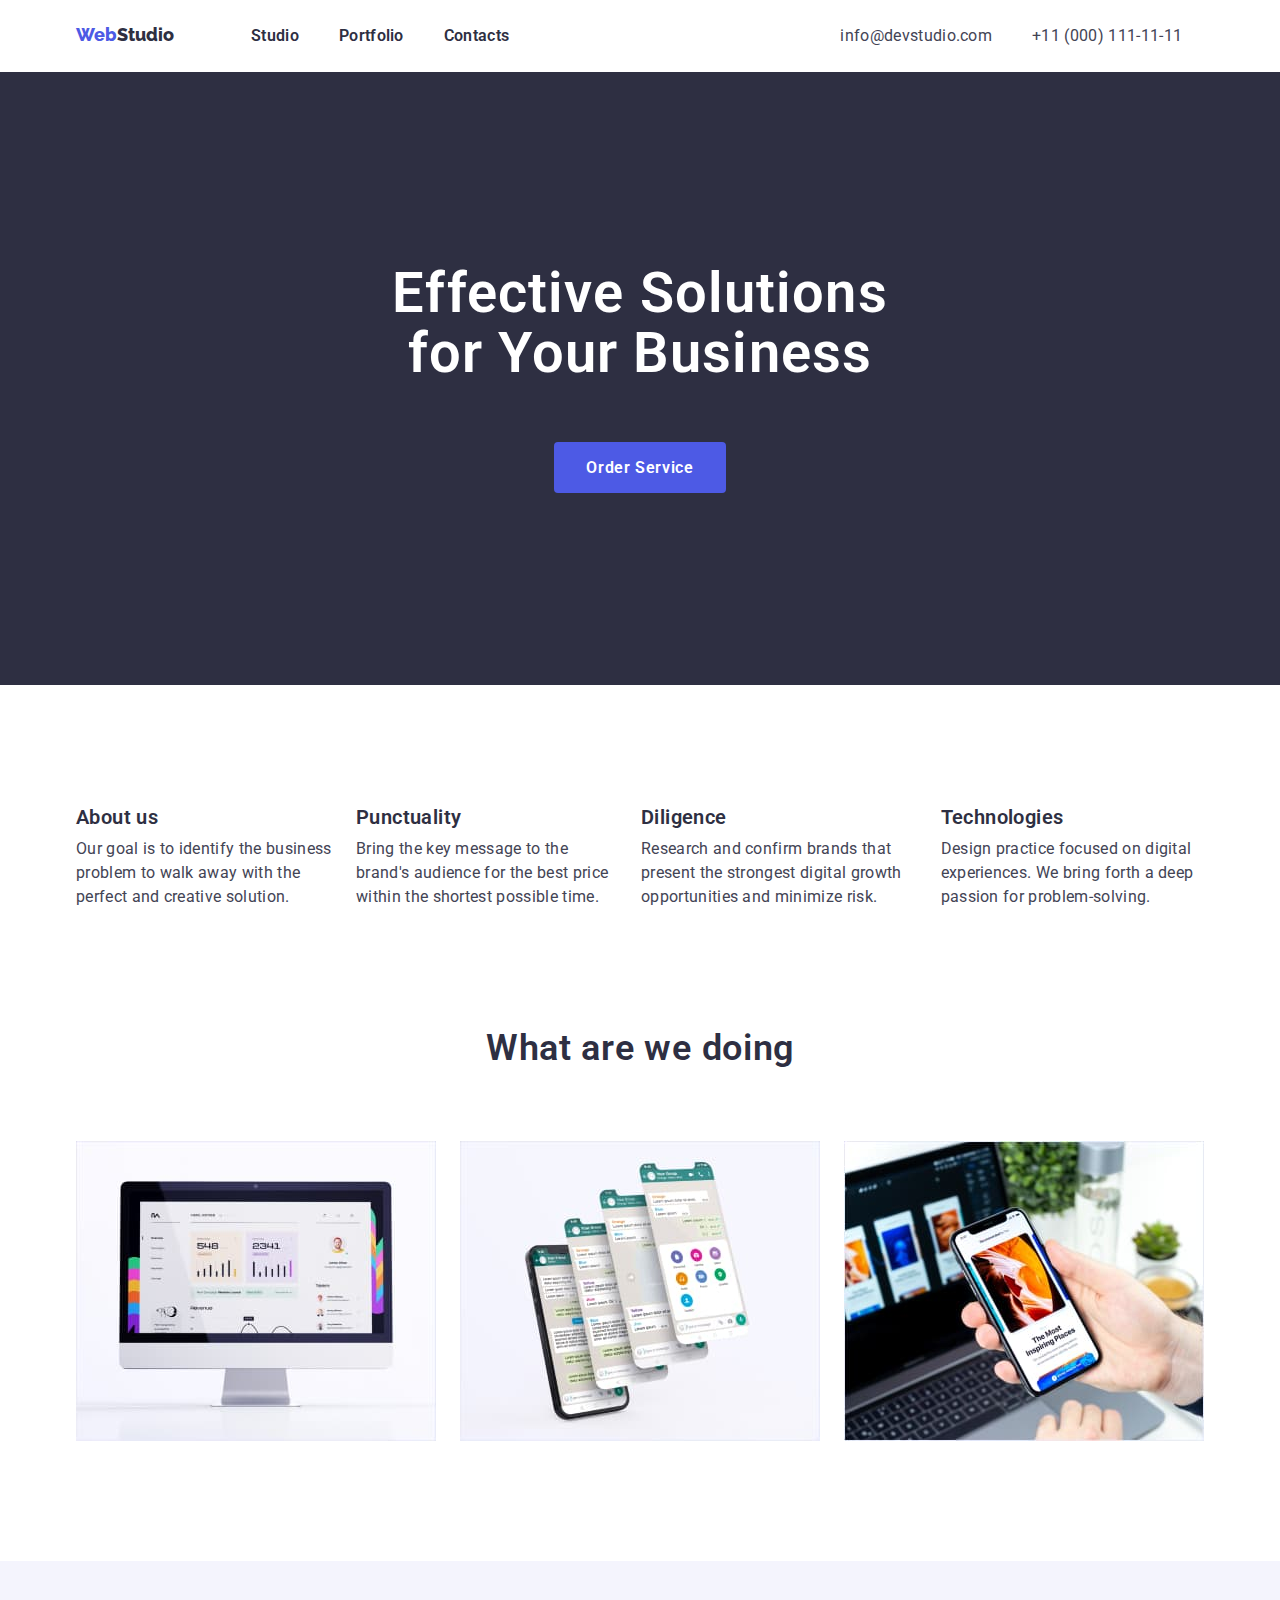
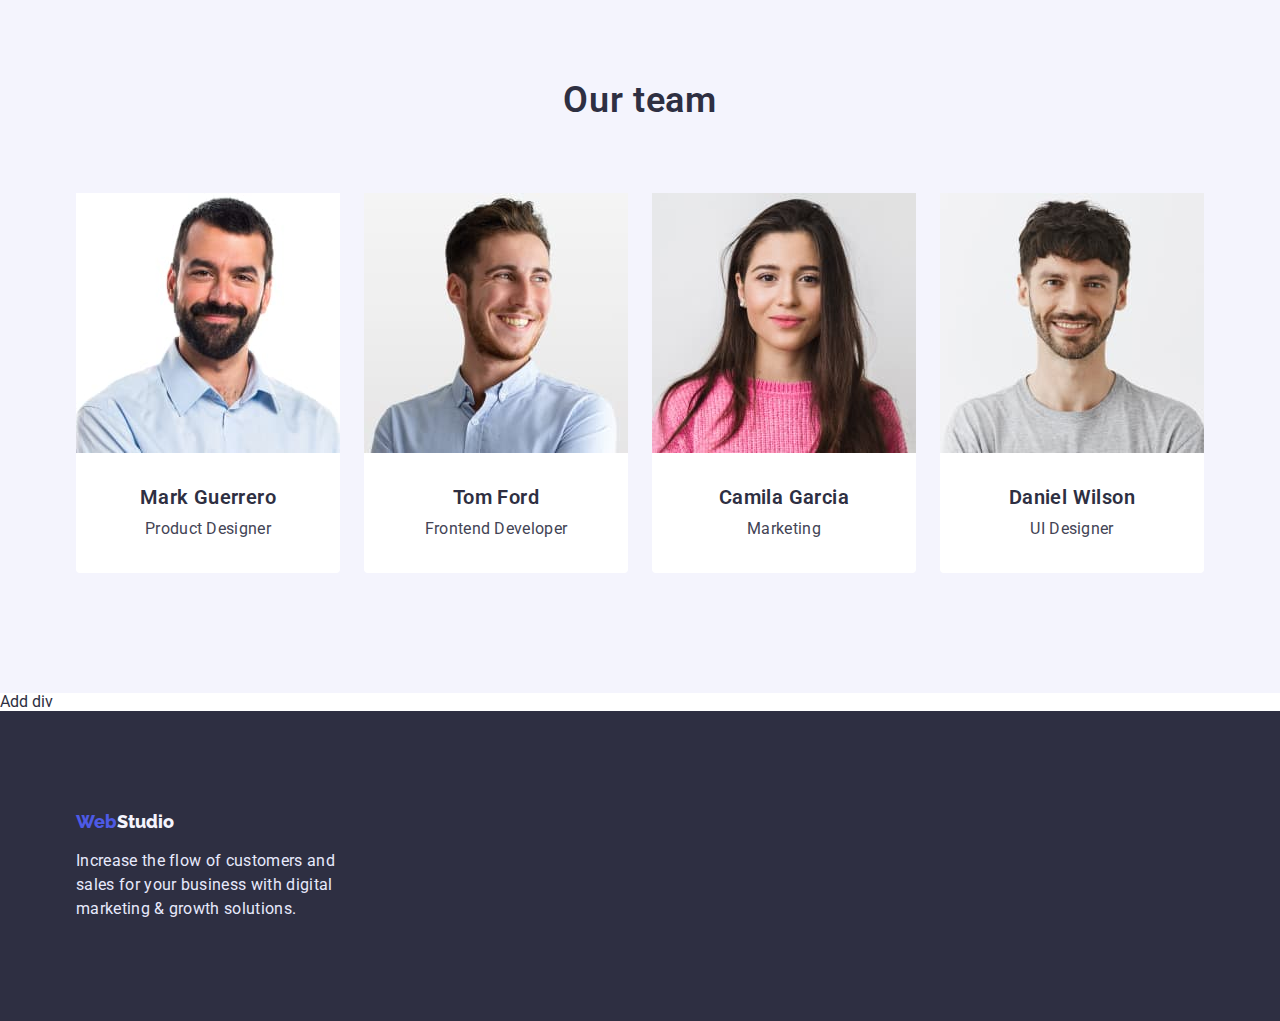
<file: index.html>
<!DOCTYPE html>
<html lang="en">
  <head>
    <meta charset="UTF-8" />
    <meta http-equiv="X-UA-Compatible" content="IE=edge" />
    <meta name="viewport" content="width=device-width, initial-scale=1.0" />
    <title>Web-Studio</title>
    <link rel="preconnect" href="https://fonts.googleapis.com" />
    <link rel="preconnect" href="https://fonts.gstatic.com" crossorigin />
    <link rel="stylesheet"
      href="https://fonts.googleapis.com/css2?family=Raleway:wght@800&family=Roboto:wght@400;500;700;900&display=swap"
    />
    <link
      rel="stylesheet"
      href="https://cdn.jsdelivr.net/npm/modern-normalize@1.1.0/modern-normalize.min.css"
    />
    <link rel="stylesheet" href="./css/styles.css" />
  </head>
  <body>
    <header class="header">
      <div class="container header-wrapper">
        <a class="logo" href="./index.html"
          >Web<span class="logo-header">Studio</span></a
        >
        <nav class="nav">
          <ul class="nav-list">
            <li class="nav-item">
              <a class="nav-link" href="./index.html">Studio</a>
            </li>
            <li class="nav-item">
              <a class="nav-link" href="./portfolio.html">Portfolio</a>
            </li>
            <li class="nav-item"><a class="nav-link" href="#">Contacts</a></li>
          </ul>
        </nav>
        <ul class="info-list">
          <li class="info-item">
            <a class="info-link" href="mailto:info@devstudio.com"
              >info@devstudio.com</a
            >
          </li>
          <li class="info-item">
            <a class="info-link" href="tel:+110001111111"
              >+11 (000) 111-11-11</a
            >
          </li>
        </ul>
      </div>
    </header>
    <main>
      <section class="hero section">
        <div class="container">
          <h1 class="hero-title">
            Effective Solutions <br />
            for Your Business
          </h1>
          <button class="hero-btn" type="button">Order Service</button>
        </div>
      </section>
      <section class="benefits section">
        <div class="container">
          <h2 class="benefits-main-title" hidden>Benefits</h2>
          <ul class="benefits-list">
            <li class="benefits-item">

              <h3 class="benefits-title title">About us</h3>

              <p class="benefits-description">
                Our goal is to identify the business problem to walk away with
                the perfect and creative solution.
              </p>
            </li>
            <li class="benefits-item">
              <h3 class="benefits-title">Punctuality</h3>
              <p class="benefits-description">
                Bring the key message to the brand's audience for the best price
                within the shortest possible time.
              </p>
            </li>
            <li class="benefits-item">
              <h3 class="benefits-title">Diligence</h3>
              <p class="benefits-description">
                Research and confirm brands that present the strongest digital
                growth opportunities and minimize risk.
              </p>
            </li>
            <li class="benefits-item">
              <h3 class="benefits-title">Technologies</h3>
              <p class="benefits-description">
                Design practice focused on digital experiences. We bring forth a
                deep passion for problem-solving.
              </p>
            </li>
          </ul>
        </div>
      </section>
      <section class="activity section">
        <div class="container">
          <h2 class="activity-title">What are we doing</h2>
          <ul class="activity-list">
            <li class="activity-item">
              <img
                class="activity-img"
                src="./images/activity-1.jpg"
                alt="desktop"
                width="360"
              />
            </li>
            <li class="activity-item">
              <img
                class="activity-img"
                src="./images/activity-2.jpg"
                alt="phone"
                width="360"
              />
            </li>
            <li class="activity-item">
              <img
                class="activity-img"
                src="./images/activity-3.jpg"
                alt="laptop"
                width="360"
              />
            </li>
          </ul>
        </div>
      </section>
      <section class="team section">
        <div class="container">
          <h2 class="team-title">Our team</h2>
          <ul class="team-list">
            <li class="team-item">
              <img
                class="team-img"
                src="./images/team-1.jpg"
                alt="Mark Guerrero"
                width="264"
              />
              <div class="team-thumb">
                <h3 class="team-person">Mark Guerrero</h3>
                <p class="team-description">Product Designer</p>
              </div>
            </li>
            <li class="team-item">
              <img
                class="team-img"
                src="./images/team-2.jpg"
                alt="Tom Ford"
                width="264"
              />
              <div class="team-thumb">
                <h3 class="team-person">Tom Ford</h3>
                <p class="team-description">Frontend Developer</p>
              </div>
            </li>
            <li class="team-item">
              <img
                class="team-img"
                src="./images/team-3.jpg"
                alt="Camila Garcia"
                width="264"
              />
              <div class="team-thumb">
                <h3 class="team-person">Camila Garcia</h3>
                <p class="team-description">Marketing</p>
              </div>
            </li>
            <li class="team-item">
              <img
                class="team-img"
                src="./images/team-4.jpg"
                alt="Daniel Wilson"
                width="264"
              />
              <div class="team-thumb">
                <h3 class="team-person">Daniel Wilson</h3>
                <p class="team-description">UI Designer</p>
              </div>
            </li>
          </ul>
        </div>
      </section>
      <div>Add div</div>
    </main>
    <footer class="footer">
      <div class="container">
        <a class="logo" href="/">Web<span class="logo-footer">Studio</span></a>
        <p class="footer-description">
          Increase the flow of customers and <br />
          sales for your business with digital <br />
          marketing & growth solutions.
        </p>
      </div>
    </footer>
  </body>
</html>
</file>
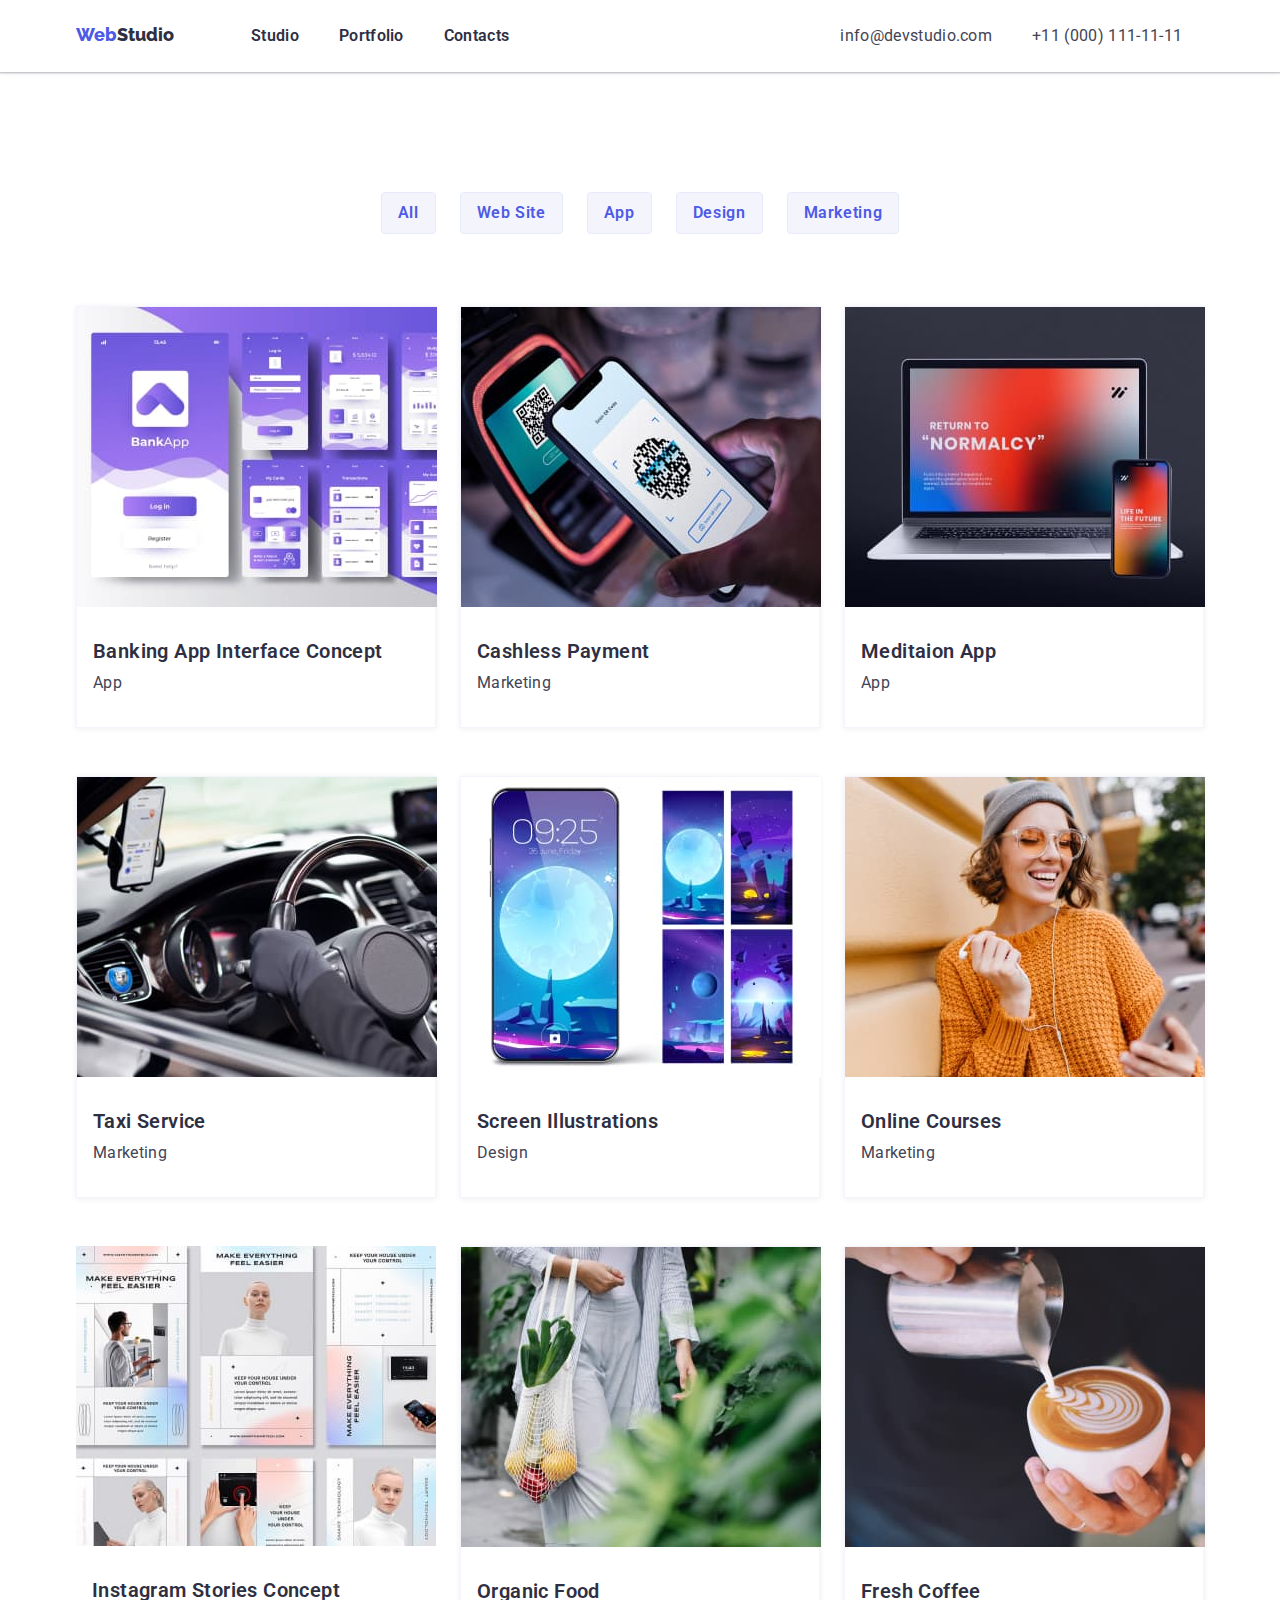
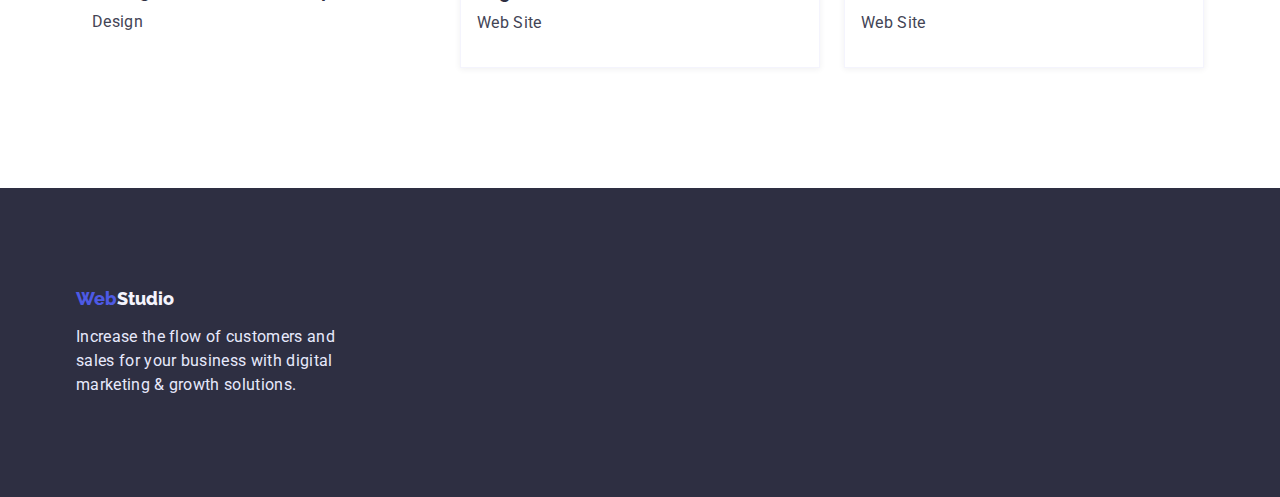
<file: portfolio.html>
<!DOCTYPE html>
<html lang="en">
<head>
    <meta charset="UTF-8">
    <meta http-equiv="X-UA-Compatible" content="IE=edge">
    <meta name="viewport" content="width=device-width, initial-scale=1.0">
    <title>Portfolio</title>
    <link rel="preconnect" href="https://fonts.googleapis.com">
    <link rel="preconnect" href="https://fonts.gstatic.com" crossorigin>
    <link href="https://fonts.googleapis.com/css2?family=Raleway:wght@700&family=Roboto:wght@400;500;700;900&display=swap" rel="stylesheet">
    <link rel="stylesheet" href="https://cdn.jsdelivr.net/npm/modern-normalize@1.1.0/modern-normalize.min.css">
    <link rel="stylesheet" href="./css/styles.css">
</head>
<body>
    <header class="header">
        <div class="container header-wrapper">
        <a class="logo" href="./index.html">Web<span class="logo-header">Studio</span></a>
        <nav class="nav">
            <ul class="nav-list">
                <li class="nav-item"><a class="nav-link" href="./index.html">Studio</a></li>
                <li class="nav-item"><a class="nav-link" href="./portfolio.html">Portfolio</a></li>
                <li class="nav-item"><a class="nav-link" href="#">Contacts</a></li>
            </ul>
        </nav>
        <ul class="info-list">
            <li class="info-item"><a class="info-link" href="mailto:info@devstudio.com">info@devstudio.com</a></li>
            <li class="info-item"><a class="info-link" href="tel:+110001111111">+11 (000) 111-11-11</a></li>
        </ul>
        </div>
    </header>
    <main>
       <section class="portfolio section">
        <div class="container">
        <h1 hidden>Portfolio</h1>
        <ul class="filter-list">
            <li class="filter-item"><button class="filter-btn" type="button">All</button></li>
            <li class="filter-item"><button class="filter-btn" type="button">Web Site</button></li>
            <li class="filter-item"><button class="filter-btn" type="button">App</button></li>
            <li class="filter-item"><button class="filter-btn" type="button">Design</button></li>
            <li class="filter-item"><button class="filter-btn" type="button">Marketing</button></li>
           </ul>
        <ul class="portfolio-list">
            <li class="portfolio-item">
                <img class="portfolio-img" src="./images/portfolio-1.jpg" alt="Banking App Interface Concept" width="360">
            <div class="portfolio-thumb">
                <h2 class="portfolio-title">Banking App Interface Concept</h2>
                <p class="portfolio-description">App</p>
            </div>
            </li>
            <li class="portfolio-item">
                <img class="portfolio-img" src="./images/portfolio-2.jpg" alt="Cashless Payment" width="360">
            <div class="portfolio-thumb">
                <h2 class="portfolio-title">Cashless Payment</h2>
                <p class="portfolio-description">Marketing</p>
            </div>
            </li>
            <li class="portfolio-item">
                <img class="portfolio-img" src="./images/portfolio-3.jpg" alt="Meditaion App" width="360">
            <div class="portfolio-thumb">
                <h2 class="portfolio-title">Meditaion App</h2>
                <p class="portfolio-description">App</p>
            </div>
            </li>
            <li class="portfolio-item">
                <img class="portfolio-img" src="./images/portfolio-4.jpg" alt="Taxi Service" width="360">
            <div class="portfolio-thumb">
                <h2 class="portfolio-title">Taxi Service</h2>
                <p class="portfolio-description">Marketing</p>
            </div>
            </li>
            <li class="portfolio-item">
                <img class="portfolio-img" src="./images/portfolio-5.jpg" alt="Screen Illustrations" width="360">
            <div class="portfolio-thumb">
                <h2 class="portfolio-title">Screen Illustrations</h2>
                <p class="portfolio-description">Design</p>
            </div>
            </li>
            <li class="portfolio-item">
                <img class="portfolio-img" src="./images/portfolio-6.jpg" alt="Online Courses" width="360">
            <div class="portfolio-thumb">
                <h2 class="portfolio-title">Online Courses</h2>
                <p class="portfolio-description">Marketing</p>
            </div>
            </li>
            <li>
                <img class="portfolio-img" src="./images/portfolio-7.jpg" alt="Instagram Stories Concept" width="360">
            <div class="portfolio-thumb">
                <h2 class="portfolio-title">Instagram Stories Concept</h2>
                <p class="portfolio-description">Design</p>
            </div>
            </li>
            <li class="portfolio-item">
                <img class="portfolio-img" src="./images/portfolio-8.jpg" alt="Organic Food" width="360">
            <div class="portfolio-thumb">
                <h2 class="portfolio-title">Organic Food</h2>
                <p class="portfolio-description">Web Site</p>
            </div>
            </li>
            <li class="portfolio-item">
                <img class="portfolio-img" src="./images/portfolio-9.jpg" alt="Fresh Coffee" width="360">
            <div class="portfolio-thumb">
                <h2 class="portfolio-title">Fresh Coffee</h2>
                <p class="portfolio-description">Web Site</p>
            </div>
            </li>
        </ul>
        </div>
       </section>
    </main>
    <footer class="footer">
        <div class="container">
        <a class="logo" href="/">Web<span class="logo-footer">Studio</span></a>
        <p class="footer-description">Increase the flow of customers and <br> sales for your business with digital <br> marketing & growth solutions.</p>
        </div>
    </footer>
</body>
</html>
</file>
<file: css/styles.css>
/* Variables */
:root{
    --accent-color: #4D5AE5;
    --main-color: #2E2F42;
    --text-color:#434455;
    --additional-color: #ffffff;
  }
/* End Variables */
  
/* Basic */
*, 
::after, 
::before{
    padding: 0px;
    margin: 0px;
  }

 body{
      font-family: "Roboto", sans-serif;
      color: var(--main-color);
      
  }
  ul{
    list-style: none;
  }
  a{
      text-decoration: none;
  }

  button{
      cursor: pointer;
      display: block;
      border: none;
  }

  .container{
    width: 1158px;
    margin: 0px auto;
    padding: 0px 15px;
  }

  .section{
    padding-top: 120px;
    padding-bottom: 120px;
  }


/* End Basic */


/* Header */
 .header{
  padding: 24px 0px;
  box-shadow: 0px 2px 1px rgba(46, 47, 66, 0.08), 0px 1px 1px rgba(46, 47, 66, 0.16), 0px 1px 6px rgba(46, 47, 66, 0.08);
 }
 .header-wrapper{
  display: flex;
 }
 .logo{
    margin-right: 77px;

    font-family: 'Raleway';
    font-style: normal;
    font-weight: 800;
    font-size: 18px;
    line-height: 1.17;

    color: var(--accent-color);
 }

 .logo-header{
    color: var(--main-color);
 }
 .nav{
  margin-right: 331px;
 }
 .nav-list{
  display: flex;
  gap: 40px;
 }
 .nav-link{
    font-weight: 600;
    font-size: 16px;
    line-height: 1.5;
    letter-spacing: 0.02em;

    color: var(--main-color);
}
.nav-link:hover,
.nav-link:focus{
    color: var(--accent-color);
}
.info-list{
  display: flex;
  gap: 40px;
}
.info-link{
    font-weight: 400;
    font-size: 16px;
    line-height: 1.5;
    letter-spacing: 0.02em;

    color: var(--text-color);
}

.info-link:hover,
.info-link:focus{
    color: var(--accent-color);
}

/* End Header */
  
/* Hero */
 .hero{
    padding: 192px 0px;
    background-color: var(--main-color);
 }
 .hero-title{
    margin-bottom: 58px;

    font-weight: 600;
    font-size: 56px;
    line-height: 1.07;
    text-align: center;
    letter-spacing: 0.02em;

    color: var(--additional-color);
 }
 .hero-btn{
    margin: 0px auto;
    padding: 16px 32px;
    border-radius: 4px;
    
    font-weight: 600;
    font-size: 16px;
    line-height: 1.19;
    letter-spacing: 0.04em;
    color: var(--additional-color);
    background-color: var(--accent-color);
 }
/*End Hero */

/* Benefits */

  .benefits{
   padding-bottom: 0px;
  }
  .benefits-list{
    display: flex;
    justify-content: center;
    gap: 24px;
  }
  .benefits-title{
    margin-bottom: 8px;

    font-weight: 600;
    font-size: 20px;
    line-height: 1.2;
    letter-spacing: 0.02em;
    color: var(--main-color);
  }
  
  .benefits-description{
    font-weight: 400;
    font-size: 16px;
    line-height: 1.5;
    letter-spacing: 0.02em;

    color: var(--text-color);
  }
/*End Benefits */ 

/* Activity */ 
  .activity-title{
    margin-bottom: 72px;
    font-weight: 600;
    font-size: 36px;
    line-height: 1.11;
    text-align: center;
    letter-spacing: 0.02em;
    
    color: var(--main-color);
  }
  .activity-list{
    display: flex;
    justify-content: center;
    gap: 24px;
  }
  .activity-img{
    display: block;
    width: 360px;
    height: 300px;
  }
/* End Activity */ 

/* Team */ 
  .team{
    background-color: #F4F4FD;
  }
  .team-title{
    margin-bottom: 72px;

    font-weight: 600;
    font-size: 36px;
    line-height: 1.11;
    text-align: center;
    letter-spacing: 0.02em;

    color: var(--main-color);
  }

  .team-list{
    display: flex;
    justify-content: center;
    gap: 24px;
  }
  .team-item{
    width: 264px;
    background-color: var(--additional-color);
    border-radius: 0px 0px 4px 4px;
  }
  .team-thumb{
    padding: 32px 16px;
  }
  .team-img{
    display: block;
    width: 264px;
    height: 260px;
  }
  .team-person{
    margin-bottom: 8px;
    font-weight: 600;
    font-size: 20px;
    line-height: 1.2;
    letter-spacing: 0.02em;
    text-align: center;
  }
  .team-description{
    font-weight: 400;
    font-size: 16px;
    line-height: 1.5;
    letter-spacing: 0.02em;
    text-align: center;

    color: var(--text-color);
  }
/* End Team */ 

/* Footer */ 
  .footer{
    padding-top: 100px;
    padding-bottom: 100px;
    background-color: var(--main-color);
  } 
  .logo-footer{
    color: #F4F4FD;
  }
  .footer-description{
    margin-top: 16px;
    font-weight: 400;
    font-size: 16px;
    line-height: 1.5;
    letter-spacing: 0.02em;

    color: #E7E9FC;
  }
/* End Footer */
  
/* Portfolio */
  .filter-list{
    display: flex;
    justify-content: center;
    gap: 24px;
    margin-bottom: 72px;
  }
   .filter-btn{
    padding: 8px 16px;
    border: 1px solid #E7E9FC;
    border-radius: 4px;

    font-weight: 600;
    font-size: 16px;
    line-height: 1.5;
    letter-spacing: 0.04em;

    color: var(--accent-color);
    background-color: #F4F4FD;
   }

   .filter-btn:hover,
   .filter-btn:focus{
    color: var(--additional-color);
    background-color: var(--accent-color);

   }
   .portfolio-list{
    display: flex;
    flex-wrap: wrap;
    row-gap: 48px;
    column-gap: 24px;
   

   }
   .portfolio-item{
    width: 360px;
    border: 0.5px solid #F4F4FD;
    box-shadow: 0px 1px 6px rgba(46, 47, 66, 0.08);
   }
   .portfolio-img{
    display: block;
    width: 360px;
    height: 300px;
   }
   .portfolio-thumb{
    padding: 32px 16px;
   }
   .portfolio-title{
    margin-bottom: 8px;

    font-weight: 600;
    font-size: 20px;
    line-height: 1.2;
    letter-spacing: 0.02em;
    

    color: var(--main-color);
   }
   .portfolio-description{
    font-weight: 400;
    font-size: 16px;
    line-height: 1.5;
    letter-spacing: 0.02em;
    

    color: var(--text-color);
   }
/* End Portfolio */
</file>
